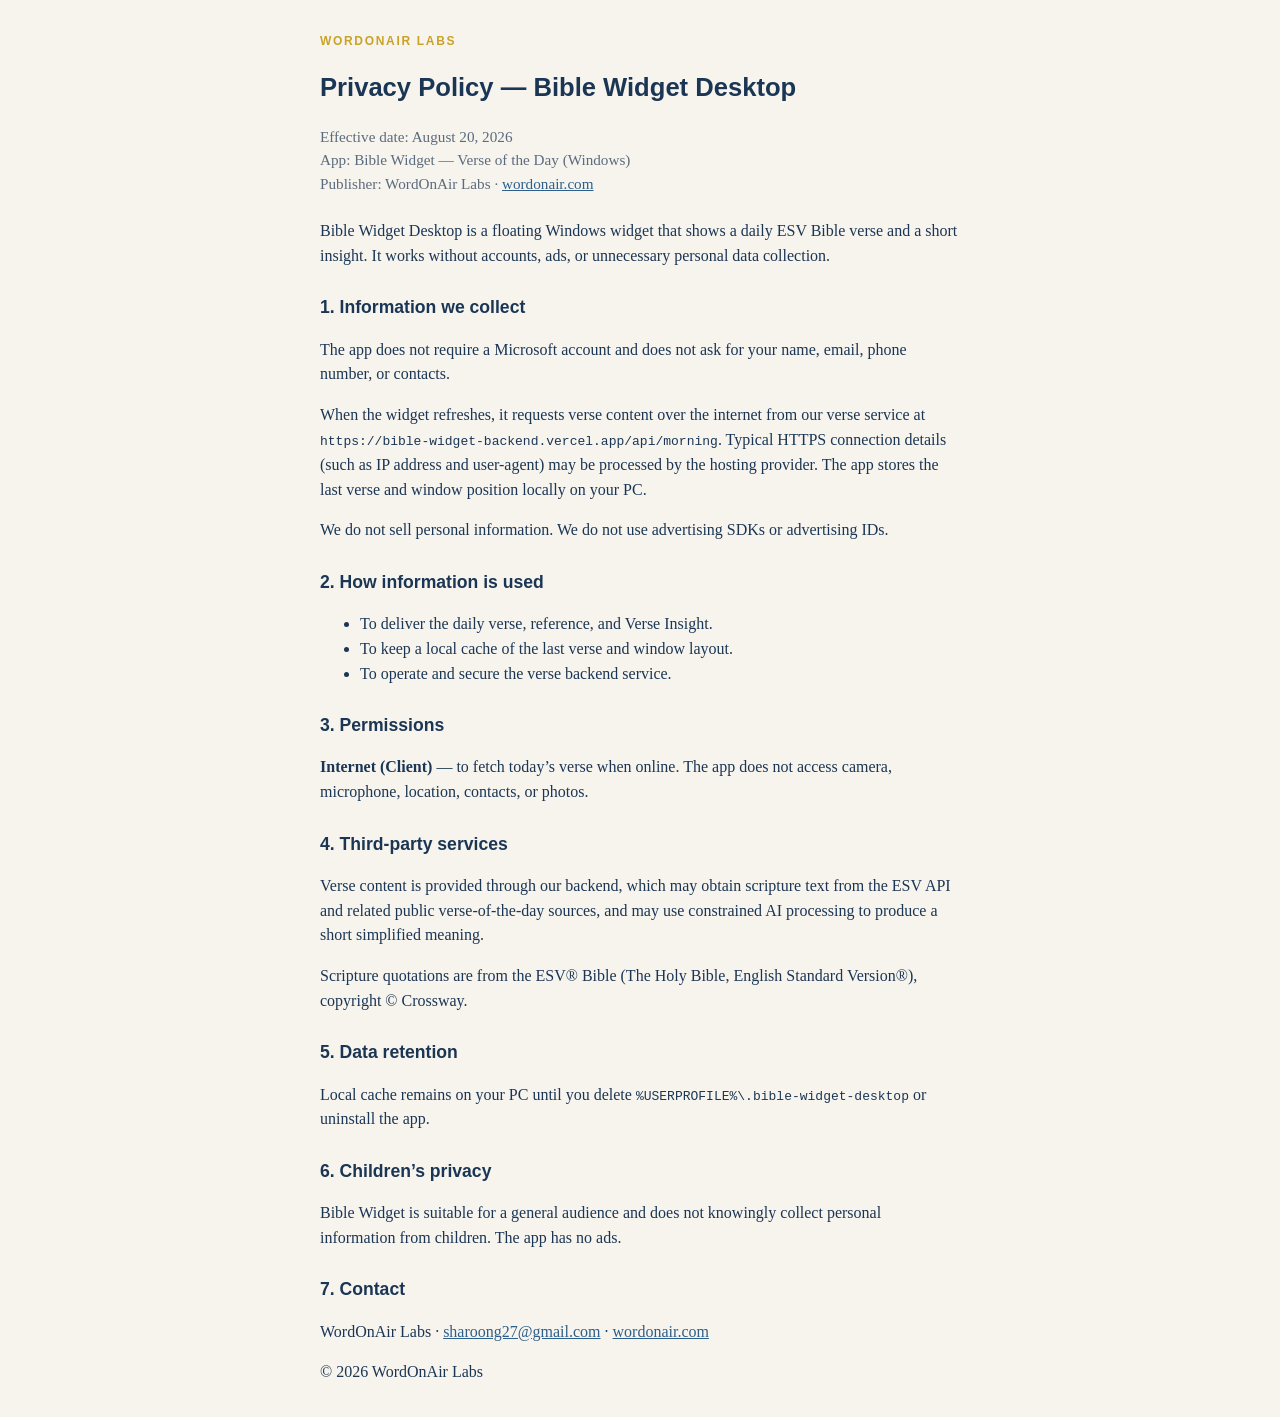
<file: docs/index.html>
<!DOCTYPE html>
<html lang="en">
<head>
  <meta charset="UTF-8">
  <meta name="viewport" content="width=device-width, initial-scale=1">
  <meta name="description" content="Privacy policy for Bible Widget Desktop by WordOnAir Labs.">
  <title>Privacy Policy — Bible Widget Desktop</title>
  <style>
    body { font-family: Georgia, "Times New Roman", serif; max-width: 40rem; margin: 2rem auto; padding: 0 1.25rem; color: #1b3654; line-height: 1.55; background: #f7f4ee; }
    h1 { font-family: "Segoe UI", sans-serif; font-size: 1.6rem; }
    h2 { font-family: "Segoe UI", sans-serif; font-size: 1.1rem; margin-top: 1.6rem; }
    a { color: #2d5f8a; }
    .meta { color: #5a6b7d; font-size: 0.95rem; }
    header { margin-bottom: 1.5rem; }
    .brand { font-family: "Segoe UI", sans-serif; letter-spacing: 0.14em; font-size: 0.75rem; color: #c9a227; font-weight: 700; }
  </style>
</head>
<body>
  <header>
    <p class="brand">WORDONAIR LABS</p>
    <h1>Privacy Policy — Bible Widget Desktop</h1>
    <p class="meta">Effective date: August 20, 2026<br>
    App: Bible Widget — Verse of the Day (Windows)<br>
    Publisher: WordOnAir Labs · <a href="https://wordonair.com">wordonair.com</a></p>
  </header>

  <p>Bible Widget Desktop is a floating Windows widget that shows a daily ESV Bible verse and a short insight. It works without accounts, ads, or unnecessary personal data collection.</p>

  <h2>1. Information we collect</h2>
  <p>The app does not require a Microsoft account and does not ask for your name, email, phone number, or contacts.</p>
  <p>When the widget refreshes, it requests verse content over the internet from our verse service at <code>https://bible-widget-backend.vercel.app/api/morning</code>. Typical HTTPS connection details (such as IP address and user-agent) may be processed by the hosting provider. The app stores the last verse and window position locally on your PC.</p>
  <p>We do not sell personal information. We do not use advertising SDKs or advertising IDs.</p>

  <h2>2. How information is used</h2>
  <ul>
    <li>To deliver the daily verse, reference, and Verse Insight.</li>
    <li>To keep a local cache of the last verse and window layout.</li>
    <li>To operate and secure the verse backend service.</li>
  </ul>

  <h2>3. Permissions</h2>
  <p><strong>Internet (Client)</strong> — to fetch today’s verse when online. The app does not access camera, microphone, location, contacts, or photos.</p>

  <h2>4. Third-party services</h2>
  <p>Verse content is provided through our backend, which may obtain scripture text from the ESV API and related public verse-of-the-day sources, and may use constrained AI processing to produce a short simplified meaning.</p>
  <p>Scripture quotations are from the ESV® Bible (The Holy Bible, English Standard Version®), copyright © Crossway.</p>

  <h2>5. Data retention</h2>
  <p>Local cache remains on your PC until you delete <code>%USERPROFILE%\.bible-widget-desktop</code> or uninstall the app.</p>

  <h2>6. Children’s privacy</h2>
  <p>Bible Widget is suitable for a general audience and does not knowingly collect personal information from children. The app has no ads.</p>

  <h2>7. Contact</h2>
  <p>WordOnAir Labs · <a href="mailto:sharoong27@gmail.com">sharoong27@gmail.com</a> · <a href="https://wordonair.com">wordonair.com</a></p>
  <p>© 2026 WordOnAir Labs</p>
</body>
</html>
</file>
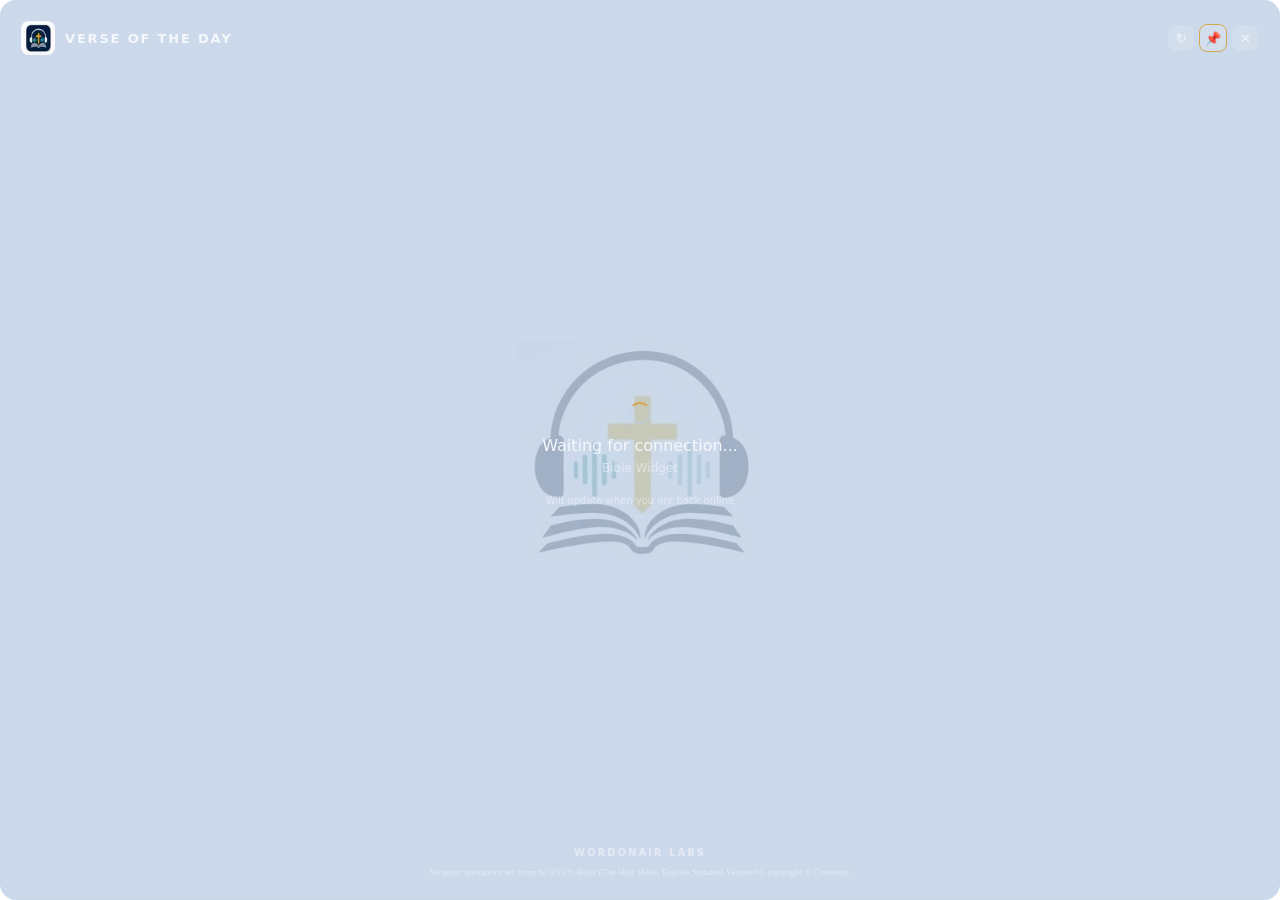
<file: widget/index.html>
<!DOCTYPE html>
<html lang="en">
<head>
  <meta charset="UTF-8">
  <meta name="viewport" content="width=device-width, initial-scale=1.0">
  <title>Verse of the Day — WordOnAir</title>
  <link rel="stylesheet" href="widget.css">
</head>
<body>
  <div class="widget" id="widget">
    <div class="watermark" aria-hidden="true"></div>

    <header class="header drag-region">
      <img class="logo-icon" src="assets/wordonair-icon.png" alt="" width="32" height="32">
      <h1 class="title">VERSE OF THE DAY</h1>
      <div class="window-controls no-drag">
        <button type="button" id="btnRefresh" class="icon-btn" title="Refresh verse" aria-label="Refresh">↻</button>
        <button type="button" id="btnPin" class="icon-btn active" title="Always on top" aria-label="Toggle always on top">📌</button>
        <button type="button" id="btnClose" class="icon-btn" title="Close" aria-label="Close">✕</button>
      </div>
    </header>

    <main class="body">
      <div id="loading" class="loading">
        <div class="spinner"></div>
        <p class="loading-text">Fetching today's verse...</p>
        <p class="loading-sub">Connecting to Bible Widget</p>
      </div>

      <div id="content" class="content hidden">
        <p class="verse-text" id="verseText"></p>
        <p class="reference" id="reference"></p>
        <p class="message hidden" id="message"></p>
        <div class="meaning-box hidden" id="meaningBox">
          <p class="meaning" id="meaning"></p>
        </div>
      </div>

      <p id="status" class="status hidden"></p>
    </main>

    <footer class="footer">
      <a class="brand-link" href="https://wordonair.com" target="_blank" rel="noopener">WORDONAIR LABS</a>
      <p class="disclaimer">
        Scripture quotations are from the ESV® Bible (The Holy Bible, English Standard Version®), copyright © Crossway.
      </p>
    </footer>
  </div>
  <script src="widget.js"></script>
</body>
</html>
</file>
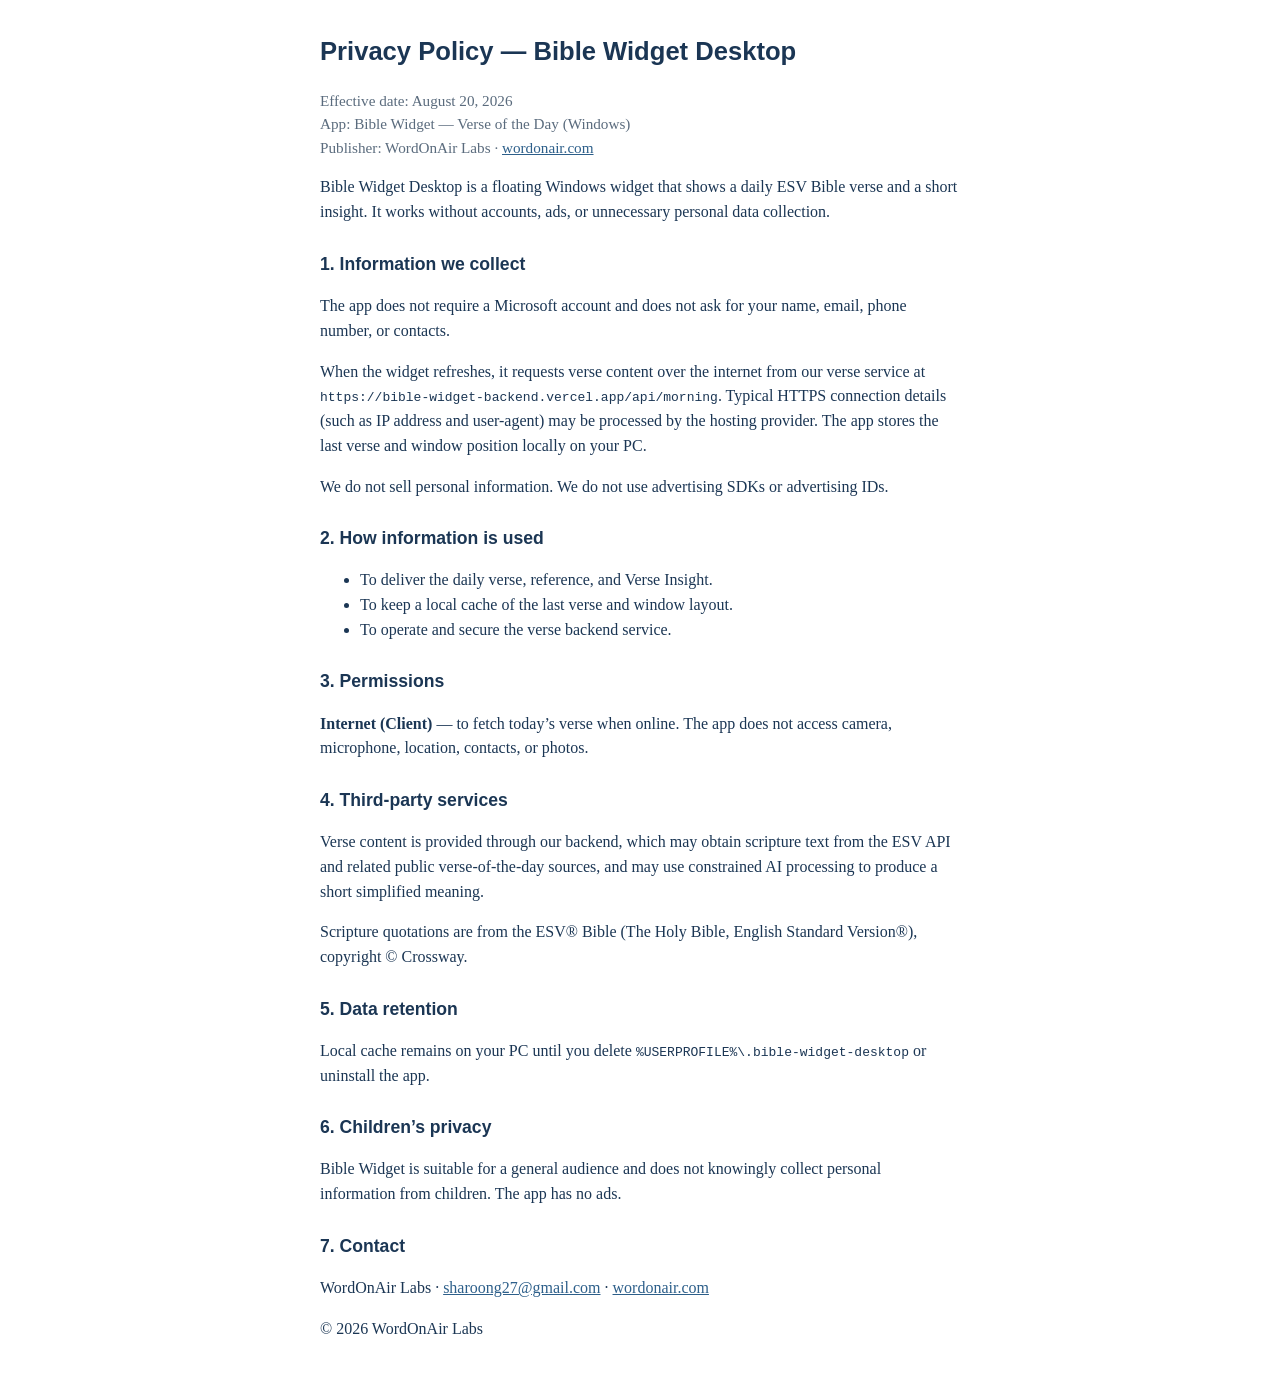
<file: store/privacy/privacy-policy.html>
<!DOCTYPE html>
<html lang="en">
<head>
  <meta charset="UTF-8">
  <meta name="viewport" content="width=device-width, initial-scale=1">
  <title>Privacy Policy — Bible Widget Desktop</title>
  <style>
    body { font-family: Georgia, "Times New Roman", serif; max-width: 40rem; margin: 2rem auto; padding: 0 1.25rem; color: #1b3654; line-height: 1.55; }
    h1 { font-family: "Segoe UI", sans-serif; font-size: 1.6rem; }
    h2 { font-family: "Segoe UI", sans-serif; font-size: 1.1rem; margin-top: 1.6rem; }
    a { color: #2d5f8a; }
    .meta { color: #5a6b7d; font-size: 0.95rem; }
  </style>
</head>
<body>
  <h1>Privacy Policy — Bible Widget Desktop</h1>
  <p class="meta">Effective date: August 20, 2026<br>
  App: Bible Widget — Verse of the Day (Windows)<br>
  Publisher: WordOnAir Labs · <a href="https://wordonair.com">wordonair.com</a></p>

  <p>Bible Widget Desktop is a floating Windows widget that shows a daily ESV Bible verse and a short insight. It works without accounts, ads, or unnecessary personal data collection.</p>

  <h2>1. Information we collect</h2>
  <p>The app does not require a Microsoft account and does not ask for your name, email, phone number, or contacts.</p>
  <p>When the widget refreshes, it requests verse content over the internet from our verse service at <code>https://bible-widget-backend.vercel.app/api/morning</code>. Typical HTTPS connection details (such as IP address and user-agent) may be processed by the hosting provider. The app stores the last verse and window position locally on your PC.</p>
  <p>We do not sell personal information. We do not use advertising SDKs or advertising IDs.</p>

  <h2>2. How information is used</h2>
  <ul>
    <li>To deliver the daily verse, reference, and Verse Insight.</li>
    <li>To keep a local cache of the last verse and window layout.</li>
    <li>To operate and secure the verse backend service.</li>
  </ul>

  <h2>3. Permissions</h2>
  <p><strong>Internet (Client)</strong> — to fetch today’s verse when online. The app does not access camera, microphone, location, contacts, or photos.</p>

  <h2>4. Third-party services</h2>
  <p>Verse content is provided through our backend, which may obtain scripture text from the ESV API and related public verse-of-the-day sources, and may use constrained AI processing to produce a short simplified meaning.</p>
  <p>Scripture quotations are from the ESV® Bible (The Holy Bible, English Standard Version®), copyright © Crossway.</p>

  <h2>5. Data retention</h2>
  <p>Local cache remains on your PC until you delete <code>%USERPROFILE%\.bible-widget-desktop</code> or uninstall the app.</p>

  <h2>6. Children’s privacy</h2>
  <p>Bible Widget is suitable for a general audience and does not knowingly collect personal information from children. The app has no ads.</p>

  <h2>7. Contact</h2>
  <p>WordOnAir Labs · <a href="mailto:sharoong27@gmail.com">sharoong27@gmail.com</a> · <a href="https://wordonair.com">wordonair.com</a></p>
  <p>© 2026 WordOnAir Labs</p>
</body>
</html>
</file>
<file: widget/widget.css>
/* Light navy glass — wallpaper should show through */
:root {
  --woa-bg: rgba(72, 118, 178, 0.28);
  --woa-surface: rgba(255, 255, 255, 0.12);
  --woa-text: #f4f7fb;
  --woa-text-muted: rgba(244, 247, 251, 0.86);
  --woa-text-subtle: rgba(244, 247, 251, 0.58);
  --woa-gold: #d4a853;
  --woa-teal: #5ec4cf;
  --woa-border: rgba(180, 210, 240, 0.35);
  --woa-radius: 16px;
  --woa-pad: clamp(12px, 3.5vmin, 20px);
}

* {
  margin: 0;
  padding: 0;
  box-sizing: border-box;
}

html, body {
  width: 100%;
  height: 100%;
  overflow: hidden;
  background: transparent !important;
  font-family: "Segoe UI", system-ui, -apple-system, sans-serif;
  color: var(--woa-text);
  user-select: none;
}

.widget {
  position: relative;
  display: flex;
  flex-direction: column;
  width: 100%;
  height: 100%;
  min-height: 100%;
  overflow: hidden;
  background: var(--woa-bg);
  backdrop-filter: blur(14px) saturate(1.25);
  -webkit-backdrop-filter: blur(14px) saturate(1.25);
  border: 1px solid var(--woa-border);
  border-radius: var(--woa-radius);
  padding: var(--woa-pad);
}

.watermark {
  position: absolute;
  inset: 0;
  background: url("assets/wordonair-mark.png") center center / min(52vmin, 250px) no-repeat;
  opacity: 0.22;
  mix-blend-mode: multiply;
  pointer-events: none;
  z-index: 0;
}

.header,
.body,
.footer {
  position: relative;
  z-index: 1;
}

.drag-region {
  -webkit-app-region: drag;
}

.no-drag {
  -webkit-app-region: no-drag;
}

.header {
  display: flex;
  align-items: center;
  gap: clamp(6px, 1.5vmin, 10px);
  flex-shrink: 0;
  margin-bottom: clamp(8px, 2vmin, 14px);
}

.logo-icon {
  width: clamp(26px, 6vmin, 34px);
  height: clamp(26px, 6vmin, 34px);
  border-radius: 8px;
  flex-shrink: 0;
}

.title {
  flex: 1;
  min-width: 0;
  font-size: clamp(10px, 2.8vmin, 13px);
  font-weight: 700;
  letter-spacing: 0.14em;
  text-transform: uppercase;
  color: var(--woa-text);
  white-space: nowrap;
  overflow: hidden;
  text-overflow: ellipsis;
}

.window-controls {
  display: flex;
  gap: 4px;
  flex-shrink: 0;
}

.icon-btn {
  width: clamp(24px, 5.5vmin, 28px);
  height: clamp(24px, 5.5vmin, 28px);
  border: 1px solid var(--woa-border);
  border-radius: 8px;
  background: var(--woa-surface);
  color: var(--woa-text-muted);
  font-size: 13px;
  cursor: pointer;
  transition: background 0.15s, color 0.15s, border-color 0.15s;
}

.icon-btn:hover {
  background: rgba(94, 196, 207, 0.22);
  color: var(--woa-text);
}

.icon-btn.active {
  border-color: var(--woa-gold);
  color: var(--woa-gold);
}

.body {
  flex: 1;
  min-height: 0;
  display: flex;
  flex-direction: column;
  justify-content: center;
  overflow: auto;
}

.loading {
  text-align: center;
  padding: 12px 0;
}

.spinner {
  width: 22px;
  height: 22px;
  border: 2px solid var(--woa-border);
  border-top-color: var(--woa-gold);
  border-radius: 50%;
  animation: spin 0.8s linear infinite;
  margin: 0 auto 12px;
}

@keyframes spin {
  to { transform: rotate(360deg); }
}

.loading-text {
  font-size: clamp(14px, 3.4vmin, 16px);
  margin-bottom: 6px;
}

.loading-sub {
  font-size: clamp(11px, 2.6vmin, 12px);
  color: var(--woa-text-subtle);
}

.content {
  min-height: 0;
}

.content.hidden,
.hidden {
  display: none;
}

.verse-text {
  font-size: clamp(14px, 3.6vmin, 18px);
  line-height: 1.6;
  text-align: center;
  color: var(--woa-text);
  margin-bottom: clamp(6px, 1.6vmin, 10px);
  text-shadow: 0 1px 10px rgba(20, 40, 80, 0.45);
}

.reference {
  font-size: clamp(12px, 2.8vmin, 14px);
  font-weight: 600;
  text-align: center;
  color: var(--woa-gold);
  margin-bottom: clamp(8px, 2vmin, 14px);
}

.message {
  font-size: clamp(10px, 2.4vmin, 11px);
  font-weight: 700;
  letter-spacing: 0.15em;
  text-transform: uppercase;
  text-align: center;
  color: var(--woa-teal);
  margin-bottom: 8px;
}

.meaning-box {
  background: var(--woa-surface);
  border: 1px solid var(--woa-border);
  border-left: 3px solid var(--woa-gold);
  border-radius: 10px;
  padding: clamp(8px, 2vmin, 12px);
  margin-top: 4px;
}

.meaning {
  font-family: Georgia, "Times New Roman", serif;
  font-size: clamp(12px, 2.8vmin, 14px);
  line-height: 1.55;
  color: var(--woa-text-muted);
}

.status {
  font-size: 10px;
  text-align: center;
  color: var(--woa-text-subtle);
  margin-top: 8px;
  flex-shrink: 0;
}

.footer {
  flex-shrink: 0;
  margin-top: clamp(8px, 2vmin, 14px);
  text-align: center;
}

.brand-link {
  display: inline-block;
  font-size: clamp(9px, 2.2vmin, 10px);
  font-weight: 600;
  letter-spacing: 0.2em;
  color: var(--woa-text-subtle);
  text-decoration: none;
  margin-bottom: 8px;
}

.brand-link:hover {
  color: var(--woa-gold);
}

.disclaimer {
  font-family: Georgia, "Times New Roman", serif;
  font-size: clamp(8px, 2vmin, 9px);
  line-height: 1.45;
  color: var(--woa-text-subtle);
}
</file>
